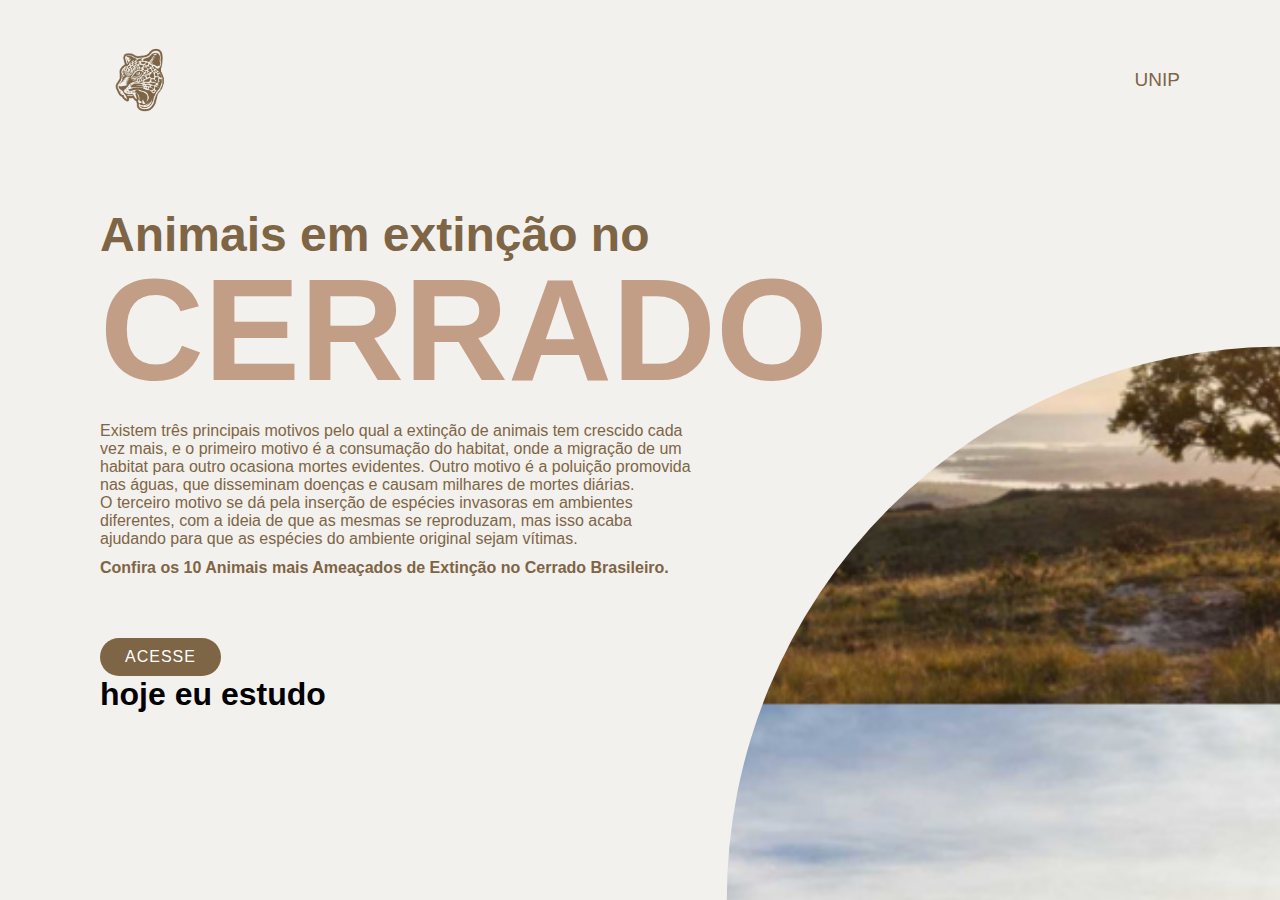
<file: index.html>
<!DOCTYPE html>
<html lang="pt-br">
<head>
    <meta charset="UTF-8">
    <meta http-equiv="X-UA-Compatible" content="IE=edge">
    <meta name="viewport" content="width=device-width, initial-scale=1.0">
    <link rel="stylesheet" href="CSS/styleindex.css">
    <title>Animais em Extintos no Cerrado</title>
</head>
<body>
    <section>
        <div class="circle"></div>
        <header>
            <img src="FIGURA/Logo.png" alt="" class="logo">
           
            <nav class="navegation">
                <ul>
                
                    <li><a href="https://www.unip.br/">UNIP</a></li>
                    
                </ul>
            </nav>

        </header>
        <div class="content">
            <div class="text">
                <h2>Animais em extinção no <br><span>CERRADO </span></h2><!--título 1-->

                <p>Existem três principais motivos pelo qual a extinção de animais tem crescido cada vez mais, e o primeiro 
                    motivo é a consumação do habitat, onde a migração de um habitat para outro ocasiona mortes evidentes. Outro motivo é a 
                    poluição promovida nas águas, que disseminam doenças e causam milhares de mortes diárias.<br> O terceiro motivo se dá pela 
                    inserção de espécies invasoras em ambientes diferentes, com a ideia de que as mesmas se reproduzam, mas isso acaba 
                    ajudando para que as espécies do ambiente original sejam vítimas.</br>
                    </p>

                <h3>Confira os 10 Animais mais Ameaçados de Extinção no Cerrado Brasileiro.</h3>
                
                <a href="pagina1.html">ACESSE</a><!--botão-->

                <h1>hoje eu estudo</h1>
                
            </div>
    </section>
</body>
</html>
</file>
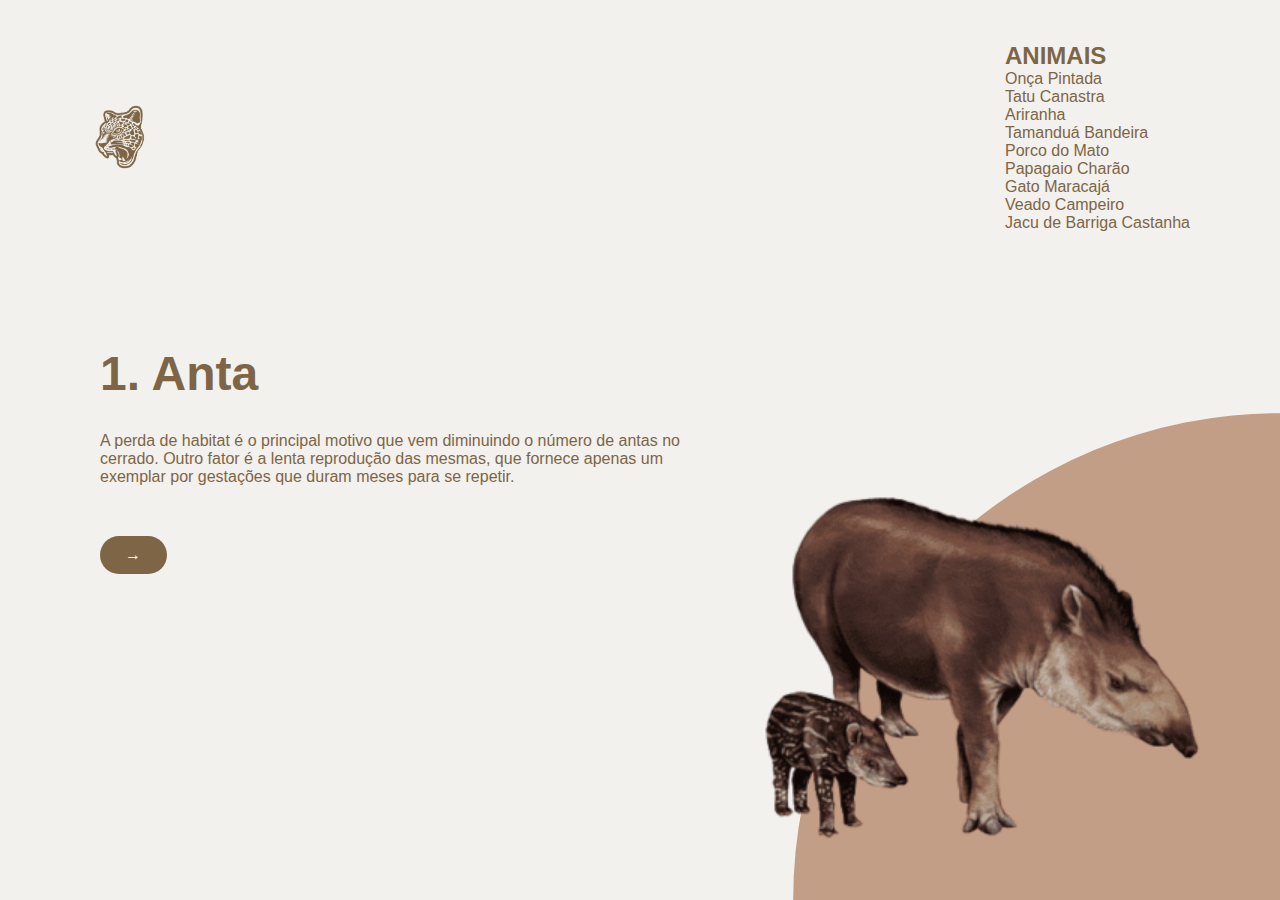
<file: pagina1.html>
<!DOCTYPE html>
<html lang="pt-br">
<head>
    <meta charset="UTF-8">
    <meta http-equiv="X-UA-Compatible" content="IE=edge">
    <meta name="viewport" content="width=device-width, initial-scale=1.0">
    <link rel="stylesheet" href="CSS/stylePaginas.css">
    <title>Animais em Extintos no Cerrado</title>
</head>
<body>
    <section>       
        <div class="circle"></div>
        <header>

            <a href="index.html"><img src="FIGURA/Logo.png" alt="" class="logo"></a><!--logo-->

            <div>
            <ul>
            <h2>ANIMAIS</h2>            
            <li><a href="pagina2.html">Onça Pintada</a></li>
            <li><a href="pagina3.html">Tatu Canastra</a></li>
            <li><a href="pagina4.html">Ariranha</a></li>
            <li><a href="pagina5.html">Tamanduá Bandeira</a></li>
            <li><a href="pagina6.html">Porco do Mato</a></li>
            <li><a href="pagina7.html">Papagaio Charão</a></li>
            <li><a href="pagina8.html">Gato Maracajá</a></li>
            <li><a href="pagina9.html">Veado Campeiro</a></li>
            <li><a href="pagina10.html">Jacu de Barriga Castanha</a></li>    
            </ul>
            </div><!--menu--> 
            
        </header>
        <div class="content">
            <div class="text">
                <h2>1. Anta </h2><!--título 1-->

                <p>A perda de habitat é o principal motivo que vem diminuindo o número de antas no cerrado. Outro fator é a lenta 
                reprodução das mesmas, que fornece apenas um exemplar por gestações que duram meses para se repetir.
                </p>

                <a href="pagina2.html">&rarr;</a><!--botão-->
            </div>
        </div>
        <div class="boxImg">
            <a href="https://www.bing.com/images/search?view=detailV2&ccid=dE6dihIx&id=F828535B539B1A4DD3C8AD3B2BF3A299F9E26D4A&thid=OIP.dE6dihIx1Hcn1odhwOOiOAAAAA&mediaurl=https%3A%2F%2Fw7.pngwing.com%2Fpngs%2F529%2F81%2Fpng-transparent-tapir-snout-terrestrial-animal-wildlife-tapir-mammal-fauna-animal-thumbnail.png&cdnurl=https%3A%2F%2Fth.bing.com%2Fth%2Fid%2FR.744e9d8a1231d47727d68761c0e3a238%3Frik%3DSm3i%252bZmi8ys7rQ%26pid%3DImgRaw%26r%3D0&exph=360&expw=360&q=anta+png&simid=608012776787492618&form=IRPRST&ck=6986C1F06F00D8A22D90543BD4B6C013&selectedindex=0&itb=0&ajaxhist=0&ajaxserp=0&pivotparams=insightsToken%3Dccid_RwzlXQ4p*cp_4A50C3FA441AAC0F1F5B9C00DEDD3D91*mid_61C2FC843439AEF8F0F7BA74AD5D62251C31481D*simid_608044241720276980*thid_OIP.RwzlXQ4pzjduNbyoP34OsAAAAA&vt=0&sim=11&iss=VSI&ajaxhist=0&ajaxserp=0" target="_blank"><img src="FIGURA/anta.png" alt="" class="img3"></a>           
        </div><!--imagens-->
    </section>
</body>
</html>
</file>
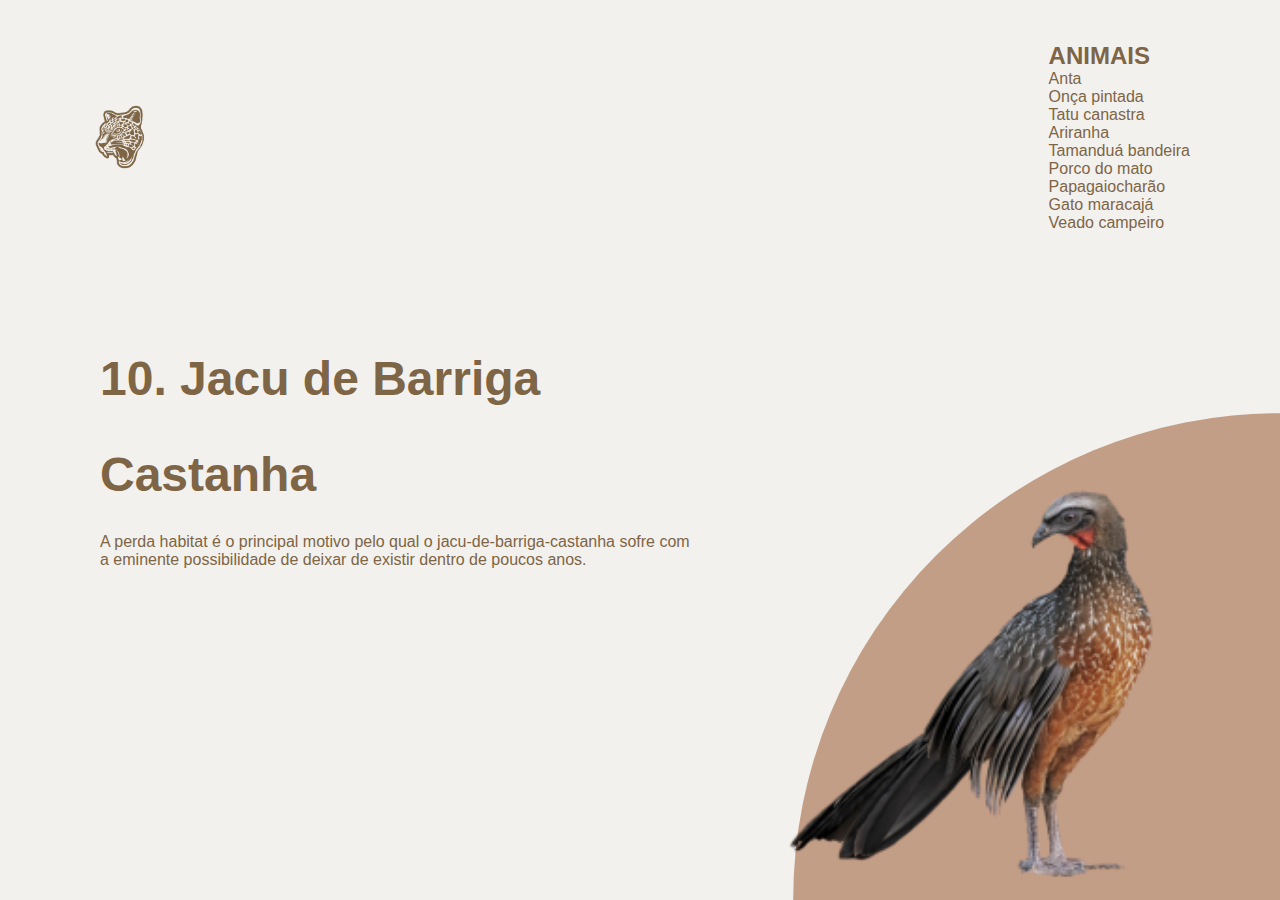
<file: pagina10.html>
<!DOCTYPE html>
<html lang="pt-br">
<head>
    <meta charset="UTF-8">
    <meta http-equiv="X-UA-Compatible" content="IE=edge">
    <meta name="viewport" content="width=device-width, initial-scale=1.0">
    <link rel="stylesheet" href="CSS/stylePaginas.css">
    <title>Animais em Extintos no Cerrado</title>
</head>
<body>
    <section>
        <div class="circle"></div>
        <header>
            <a href="index.html"><img src="FIGURA/Logo.png" alt="" class="logo"></a><!--logo-->

            <div>
            <ul>
                <h2>ANIMAIS</h2>            
                <li><a href="pagina1.html">Anta</a></li>
                <li><a href="pagina2.html">Onça pintada</a></li>
                <li><a href="pagina3.html">Tatu canastra</a></li>
                <li><a href="pagina4.html">Ariranha</a></li>
                <li><a href="pagina5.html">Tamanduá bandeira</a></li>
                <li><a href="pagina6.html">Porco do mato</a></li>
                <li><a href="pagina7.html">Papagaiocharão</a></li>
                <li><a href="pagina8.html">Gato maracajá</a></li>
                <li><a href="pagina9.html">Veado campeiro</a></li>    
            </ul><!--menu-->
            </div>
            
        </header>
        <div class="content">
            <div class="text">
                <h2>10. Jacu de Barriga Castanha</h2><!--título 1-->

                <p>A perda habitat é o principal motivo pelo qual o jacu-de-barriga-castanha sofre com a eminente possibilidade de 
                deixar de existir dentro de poucos anos.
                </p>
            </div>
        </div>
        <div class="boxImg">
            <a href="https://www.bing.com/images/search?view=detailV2&ccid=opY09lBI&id=2CF841C831E618E92DC283EE0AB36DF02FFAC28F&thid=OIP.opY09lBIs9nbeeT3USj6PAHaE8&mediaurl=https%3a%2f%2fimg5.juzaphoto.com%2f001%2fshared_files%2fuploads%2f3807243_l.jpg&cdnurl=https%3a%2f%2fth.bing.com%2fth%2fid%2fR.a29634f65048b3d9db79e4f75128fa3c%3frik%3dj8L6L%252fBtswrugw%26pid%3dImgRaw%26r%3d0&exph=1600&expw=2400&q=jacu+de+barriga+castanha+png&simid=607998135264692504&FORM=IRPRST&ck=59B1A4071A72A3259C772DAD1CEA2CF0&selectedIndex=1&itb=0&ajaxhist=0&ajaxserp=0" target="_blank"><img src="FIGURA/jacu.png" alt="" class="img3"></a>         
        </div><!--imagens-->
    </section>
</body>
</html>
</file>
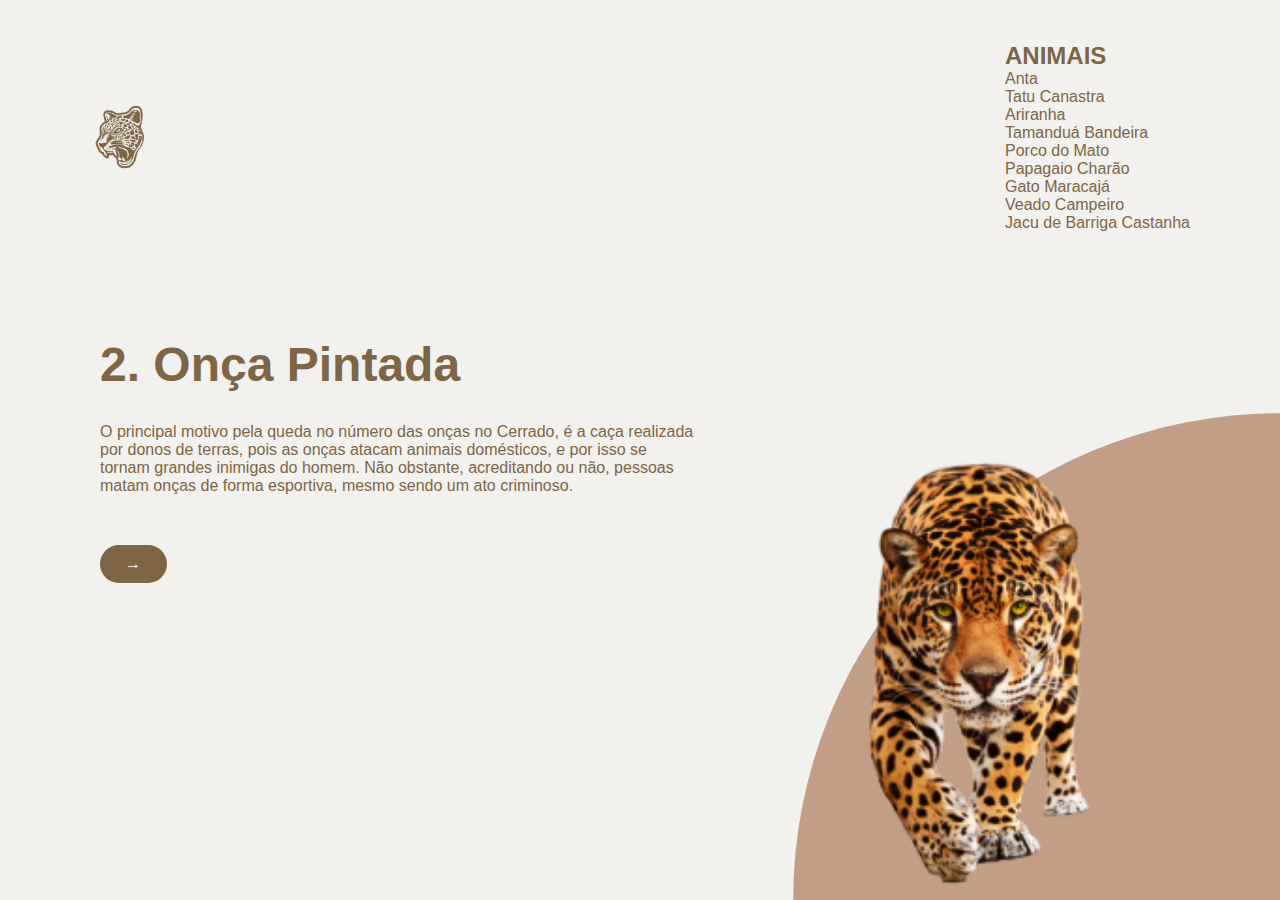
<file: pagina2.html>
<!DOCTYPE html>
<html lang="pt-br">
<head>
    <meta charset="UTF-8">
    <meta http-equiv="X-UA-Compatible" content="IE=edge">
    <meta name="viewport" content="width=device-width, initial-scale=1.0">
    <link rel="stylesheet" href="CSS/stylePaginas.css">
    <title>Animais em Extintos no Cerrado</title>
</head>
<body>
    <section>
        <div class="circle"></div>
        <header>
            <a href="index.html"><img src="FIGURA/Logo.png" alt="" class="logo"></a><!--logo-->
        
            <div>
            <ul>
                <h2>ANIMAIS</h2>            
                <li><a href="pagina1.html">Anta</a></li>
                <li><a href="pagina3.html">Tatu Canastra</a></li>
                <li><a href="pagina4.html">Ariranha</a></li>
                <li><a href="pagina5.html">Tamanduá Bandeira</a></li>
                <li><a href="pagina6.html">Porco do Mato</a></li>
                <li><a href="pagina7.html">Papagaio Charão</a></li>
                <li><a href="pagina8.html">Gato Maracajá</a></li>
                <li><a href="pagina9.html">Veado Campeiro</a></li>
                <li><a href="pagina10.html">Jacu de Barriga Castanha</a></li>    
            </ul>
            </div><!--menu-->

        </header>
        <div class="content">
            <div class="text">
                <h2>2. Onça Pintada</h2><!--título 1-->

                <p>O principal motivo pela queda no número das onças no Cerrado, é a caça realizada por donos de terras, pois as onças 
                atacam animais domésticos, e por isso se tornam grandes inimigas do homem. Não obstante, acreditando ou não, pessoas 
                matam onças de forma esportiva, mesmo sendo um ato criminoso.
                </p>

                <a href="pagina3.html">&rarr;</a><!--botão-->
            </div>
        </div>
        <div class="boxImg">
            <a href="https://www.bing.com/images/search?view=detailV2&ccid=HCiUAihe&id=AED4374F274107D8A2AAE1D69E37EC5F3D3AE0A8&thid=OIP.HCiUAiheM5mLcxvGch4EDgHaOL&mediaurl=https%3a%2f%2fi.pinimg.com%2foriginals%2fb2%2f5c%2fd5%2fb25cd58f20b308daa7353f5b1c7820eb.png&cdnurl=https%3a%2f%2fth.bing.com%2fth%2fid%2fR.1c289402285e33998b731bc6721e040e%3frik%3dqOA6PV%252fsN57W4Q%26pid%3dImgRaw%26r%3d0&exph=1532&expw=800&q=on%c3%a7a+pintada+png&simid=608039620342412213&FORM=IRPRST&ck=0D0D4FE065E548C4A8B6EDC0BF2AFAC0&selectedIndex=3&itb=1&ajaxhist=0&ajaxserp=0" target="_blank"><img src="FIGURA/onca.png" alt="" class="img3"></a>           
        </div><!--imagens-->
    </section>
</body>
</html>
</file>
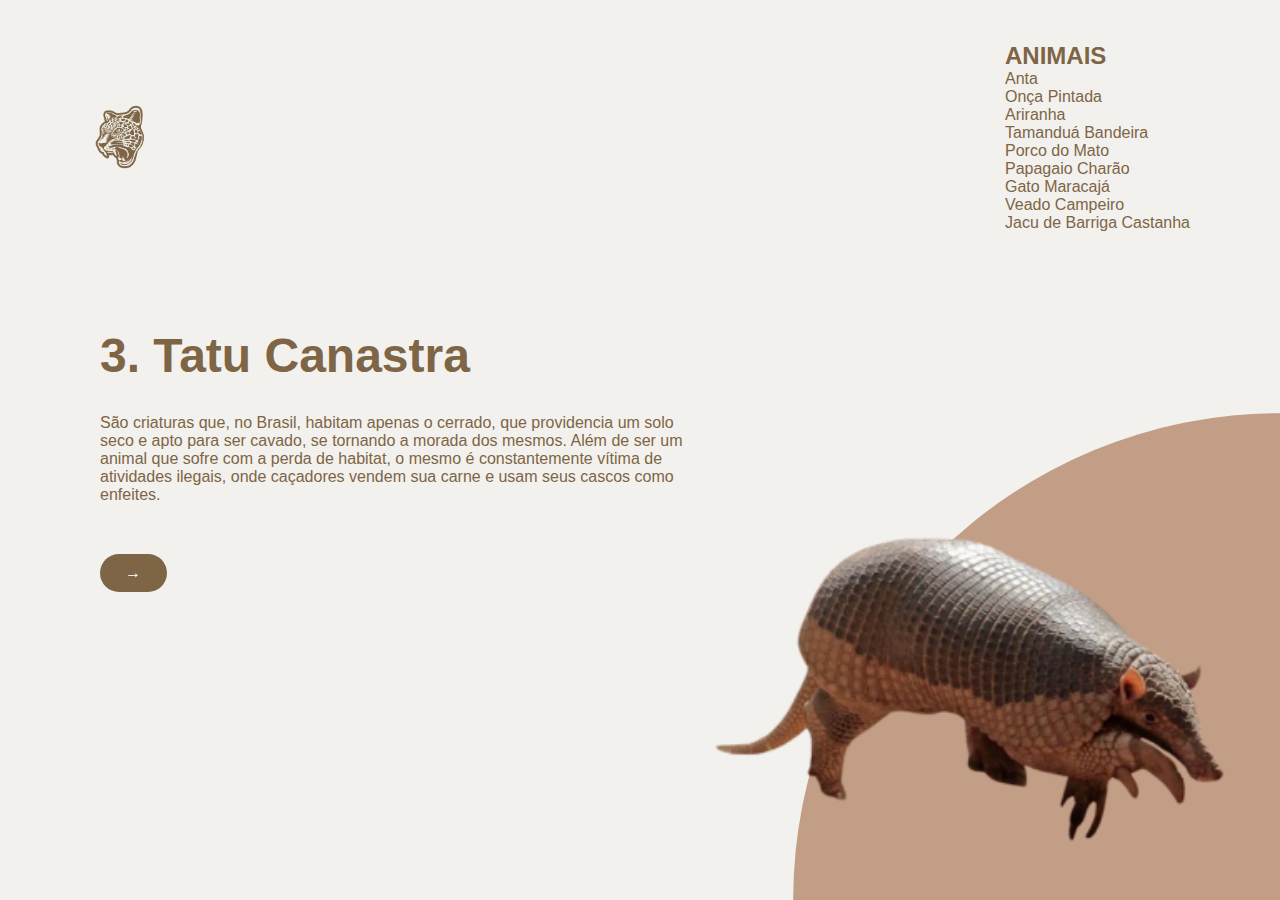
<file: pagina3.html>
<!DOCTYPE html>
<html lang="pt-br">
<head>
    <meta charset="UTF-8">
    <meta http-equiv="X-UA-Compatible" content="IE=edge">
    <meta name="viewport" content="width=device-width, initial-scale=1.0">
    <link rel="stylesheet" href="CSS/stylePaginas.css">
    <title>Animais em Extintos no Cerrado</title>
</head>
<body>
    <section>
        <div class="circle"></div>
        <header>
            <a href="index.html"><img src="FIGURA/Logo.png" alt="" class="logo"></a><!--logo-->
            
            <div>
            <ul>
                <h2>ANIMAIS</h2>            
                <li><a href="pagina1.html">Anta</a></li>
                <li><a href="pagina2.html">Onça Pintada</a></li>
                <li><a href="pagina4.html">Ariranha</a></li>
                <li><a href="pagina5.html">Tamanduá Bandeira</a></li>
                <li><a href="pagina6.html">Porco do Mato</a></li>
                <li><a href="pagina7.html">Papagaio Charão</a></li>
                <li><a href="pagina8.html">Gato Maracajá</a></li>
                <li><a href="pagina9.html">Veado Campeiro</a></li>
                <li><a href="pagina10.html">Jacu de Barriga Castanha</a></li>    
            </ul><!--menu-->
            </div>
            
        </header>
        <div class="content">
            <div class="text">
                <h2>3. Tatu Canastra</h2><!--título 1-->

                <p>São criaturas que, no Brasil, habitam apenas o cerrado, que providencia um solo seco e apto para ser cavado, se 
                tornando a morada dos mesmos. Além de ser um animal que sofre com a perda de habitat, o mesmo é constantemente vítima 
                de atividades ilegais, onde caçadores vendem sua carne e usam seus cascos como enfeites.
                </p>

                <a href="pagina4.html">&rarr;</a><!--botão-->
            </div>
        </div>
        <div class="boxImg">
            <a href="https://www.bing.com/images/search?view=detailV2&ccid=B9P1%2fFCI&id=8AE79215BB1BE253368733E0FB678745A7637200&thid=OIP.B9P1_FCIMThLQ0Fc9i4BrwHaE8&mediaurl=https%3a%2f%2fwww.mundoecologia.com.br%2fwp-content%2fgallery%2ftatu-canastra%2fTatu-Canastra-2.jpg&cdnurl=https%3a%2f%2fth.bing.com%2fth%2fid%2fR.07d3f5fc508831384b43415cf62e01af%3frik%3dAHJjp0WHZ%252fvgMw%26pid%3dImgRaw%26r%3d0&exph=800&expw=1200&q=tatu+canastra+png&simid=608045203807682117&FORM=IRPRST&ck=475E53E6D88F981A7495BA441D3F33DA&selectedIndex=10&itb=0&ajaxhist=0&ajaxserp=0" target="_blank"><img src="FIGURA/tatu.png" alt="" class="img3"></a>           
        </div><!--imagens-->
    </section>
</body>
</html>
</file>
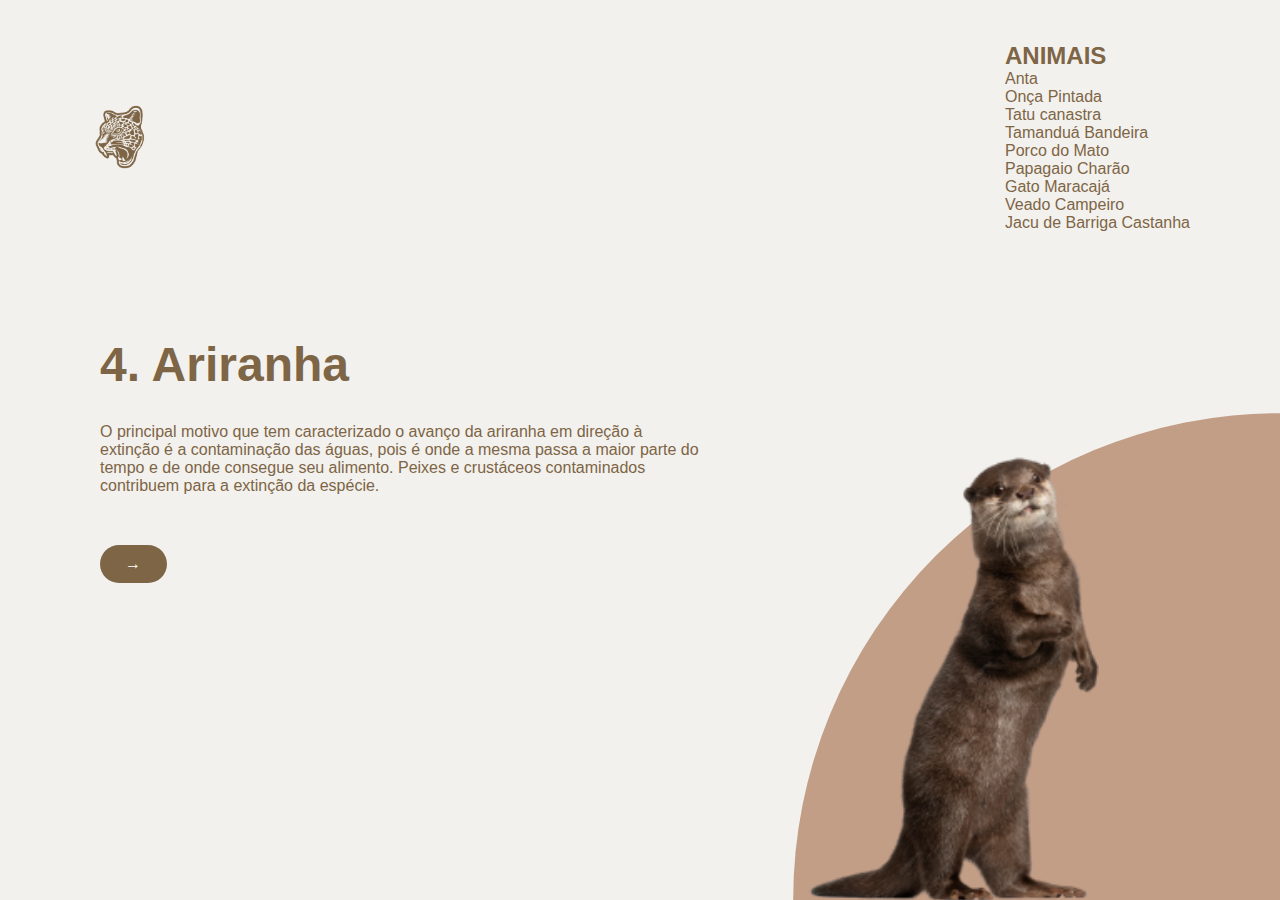
<file: pagina4.html>
<!DOCTYPE html>
<html lang="pt-br">
<head>
    <meta charset="UTF-8">
    <meta http-equiv="X-UA-Compatible" content="IE=edge">
    <meta name="viewport" content="width=device-width, initial-scale=1.0">
    <link rel="stylesheet" href="CSS/stylePaginas.css">
    <title>Animais em Extintos no Cerrado</title>
</head>
<body>
    <section>
        <div class="circle"></div>
        <header>
            <a href="index.html"><img src="FIGURA/Logo.png" alt="" class="logo"></a><!--logo-->
            
            <div>
            <ul>
                <h2>ANIMAIS</h2>            
                <li><a href="pagina1.html">Anta</a></li>
                <li><a href="pagina2.html">Onça Pintada</a></li>
                <li><a href="pagina3.html">Tatu canastra</a></li>
                <li><a href="pagina5.html">Tamanduá Bandeira</a></li>
                <li><a href="pagina6.html">Porco do Mato</a></li>
                <li><a href="pagina7.html">Papagaio Charão</a></li>
                <li><a href="pagina8.html">Gato Maracajá</a></li>
                <li><a href="pagina9.html">Veado Campeiro</a></li>
                <li><a href="pagina10.html">Jacu de Barriga Castanha</a></li>    
            </ul><!--menu-->
            </div>
            
        </header>
        <div class="content">
            <div class="text">
                <h2>4. Ariranha</h2><!--título 1-->

                <p>O principal motivo que tem caracterizado o avanço da ariranha em direção à extinção é a contaminação das águas, pois 
                é onde a mesma passa a maior parte do tempo e de onde consegue seu alimento. Peixes e crustáceos contaminados contribuem
                para a extinção da espécie.
                </p>

                <a href="pagina5.html">&rarr;</a><!--botão-->
            </div>
        </div>
        <div class="boxImg">
            <a href="https://www.bing.com/images/search?view=detailV2&ccid=HBkmhwkV&id=8169B02A21DBCDAC3B6C44E8A4251B1D488AC5DC&thid=OIP.HBkmhwkVfDqcSspVyrLfrQHaJX&mediaurl=https%3A%2F%2Fimg.freepik.com%2Fpremium-photo%2Foriental-small-clawed-otter-amblonyx-cinereus-standing-white-isolated_191971-14694.jpg%3Fw%3D2000&cdnurl=https%3A%2F%2Fth.bing.com%2Fth%2Fid%2FR.1c19268709157c3a9c4aca55cab2dfad%3Frik%3D3MWKSB0bJaToRA%26pid%3DImgRaw%26r%3D0&exph=2531&expw=2000&q=ariranha+png&simid=608054407923988727&form=IRPRST&ck=3CE433B096F469D9D11A49870C24366F&selectedindex=3&itb=0&ajaxhist=0&ajaxserp=0&pivotparams=insightsToken%3Dccid_YmtBwM%252BW*cp_0F0A46E9BF6EFFA693B6451906A739C1*mid_B3141BE7D7ADC074FD791E4248A5A110B81F5480*simid_608021821994725418*thid_OIP.YmtBwM-WwntfGBzu4cL0AAHaIe&vt=0&sim=11&iss=VSI&ajaxhist=0&ajaxserp=0" target="_blank"><img src="FIGURA/ariranha.png" alt="" class="img3"></a>        
        </div><!--imagens-->
    </section>
</body>
</html>
</file>
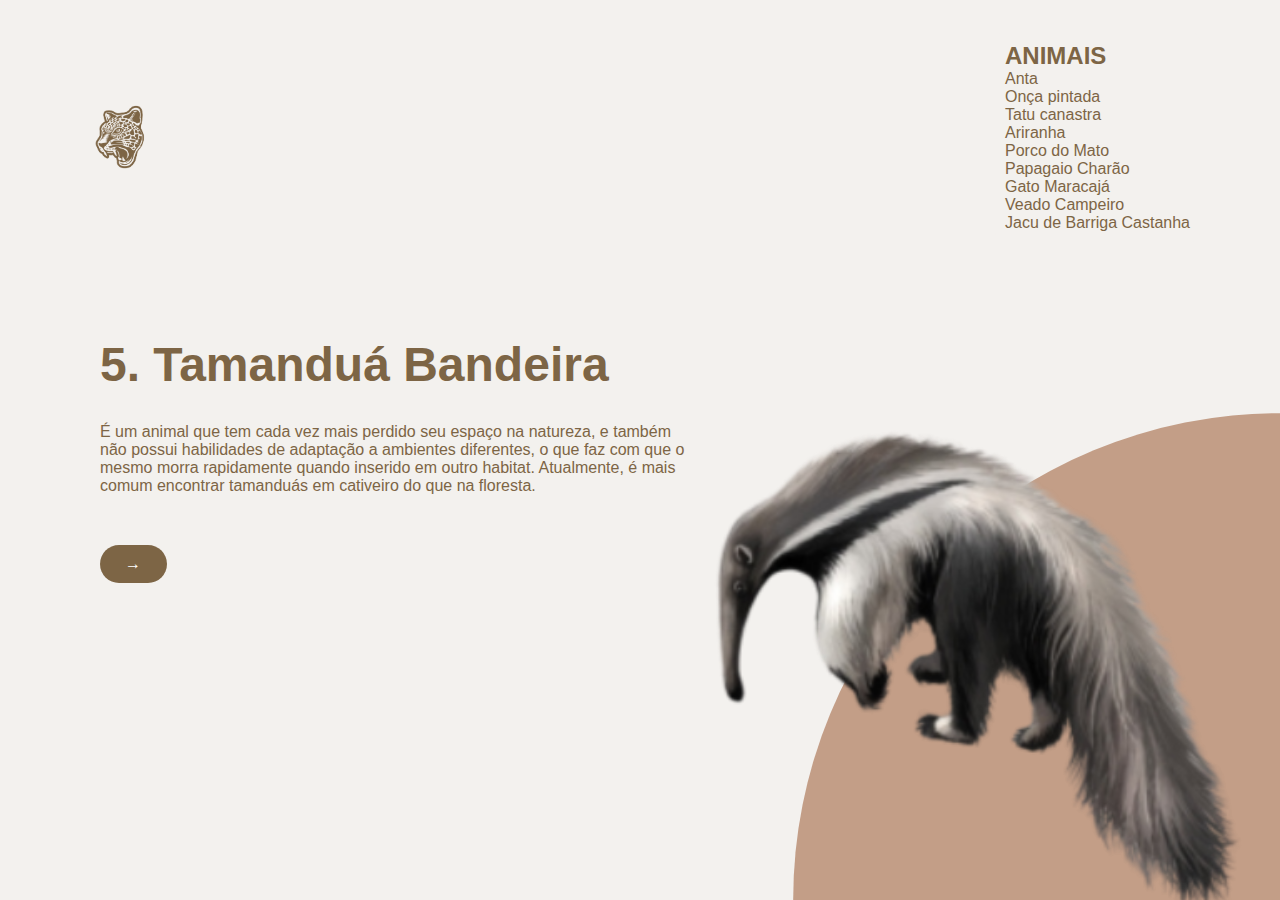
<file: pagina5.html>
<!DOCTYPE html>
<html lang="pt-br">
<head>
    <meta charset="UTF-8">
    <meta http-equiv="X-UA-Compatible" content="IE=edge">
    <meta name="viewport" content="width=device-width, initial-scale=1.0">
    <link rel="stylesheet" href="CSS/stylePaginas.css">
    <title>Animais em Extintos no Cerrado</title>
</head>
<body>
    <section>
        <div class="circle"></div>
        <header>
            <a href="index.html"><img src="FIGURA/Logo.png" alt="" class="logo"></a><!--logo-->

            <div>
            <ul>
                <h2>ANIMAIS</h2>            
                <li><a href="pagina1.html">Anta</a></li>
                <li><a href="pagina2.html">Onça pintada</a></li>
                <li><a href="pagina3.html">Tatu canastra</a></li>
                <li><a href="pagina4.html">Ariranha</a></li>
                <li><a href="pagina6.html">Porco do Mato</a></li>
                <li><a href="pagina7.html">Papagaio Charão</a></li>
                <li><a href="pagina8.html">Gato Maracajá</a></li>
                <li><a href="pagina9.html">Veado Campeiro</a></li>
                <li><a href="pagina10.html">Jacu de Barriga Castanha</a></li>    
            </ul><!--menu-->
            </div>

        </header>
        <div class="content">
            <div class="text">
                <h2>5. Tamanduá Bandeira</h2><!--título 1-->

                <p>É um animal que tem cada vez mais perdido seu espaço na natureza, e também não possui habilidades de adaptação a 
                ambientes diferentes, o que faz com que o mesmo morra rapidamente quando inserido em outro habitat. Atualmente, é mais 
                comum encontrar tamanduás em cativeiro do que na floresta.
                </p>

                <a href="pagina6.html">&rarr;</a><!--botão-->
            </div>
        </div>
        <div class="boxImg">
            <a href="https://www.bing.com/images/search?view=detailV2&ccid=OYPOXj7T&id=E8BE8C4F0922F1C80C88E1983C47912CD1BEBCB2&thid=OIP.OYPOXj7Tu_ixOQSRjfoqOwAAAA&mediaurl=https%3A%2F%2Fimage.emojisky.com%2F678%2F2608678-small.png&cdnurl=https%3A%2F%2Fth.bing.com%2Fth%2Fid%2FR.3983ce5e3ed3bbf8b13904918dfa2a3b%3Frik%3Dsry%252b0SyRRzyY4Q%26pid%3DImgRaw%26r%3D0&exph=240&expw=256&q=tamandua+bandeira+png&simid=608009546971244508&form=IRPRST&ck=64574990440C670D4261D1476FB173D4&selectedindex=4&itb=0&ajaxhist=0&ajaxserp=0&pivotparams=insightsToken%3Dccid_YsIbF%252BXG*cp_712A94F3FBFF7BB9F4CF84C0C52B26D8*mid_9C4B45B113D691961CFD9C7740275C3B28DE1B13*simid_607988866722507626*thid_OIP.YsIbF-XGG3K0JvD8nZyt-gHaHa&vt=0&sim=11&iss=VSI" target="_blank"><img src="FIGURA/tamandua.png" alt="" class="img3"></a>           
        </div><!--imagens-->
    </section>
</body>
</html>
</file>
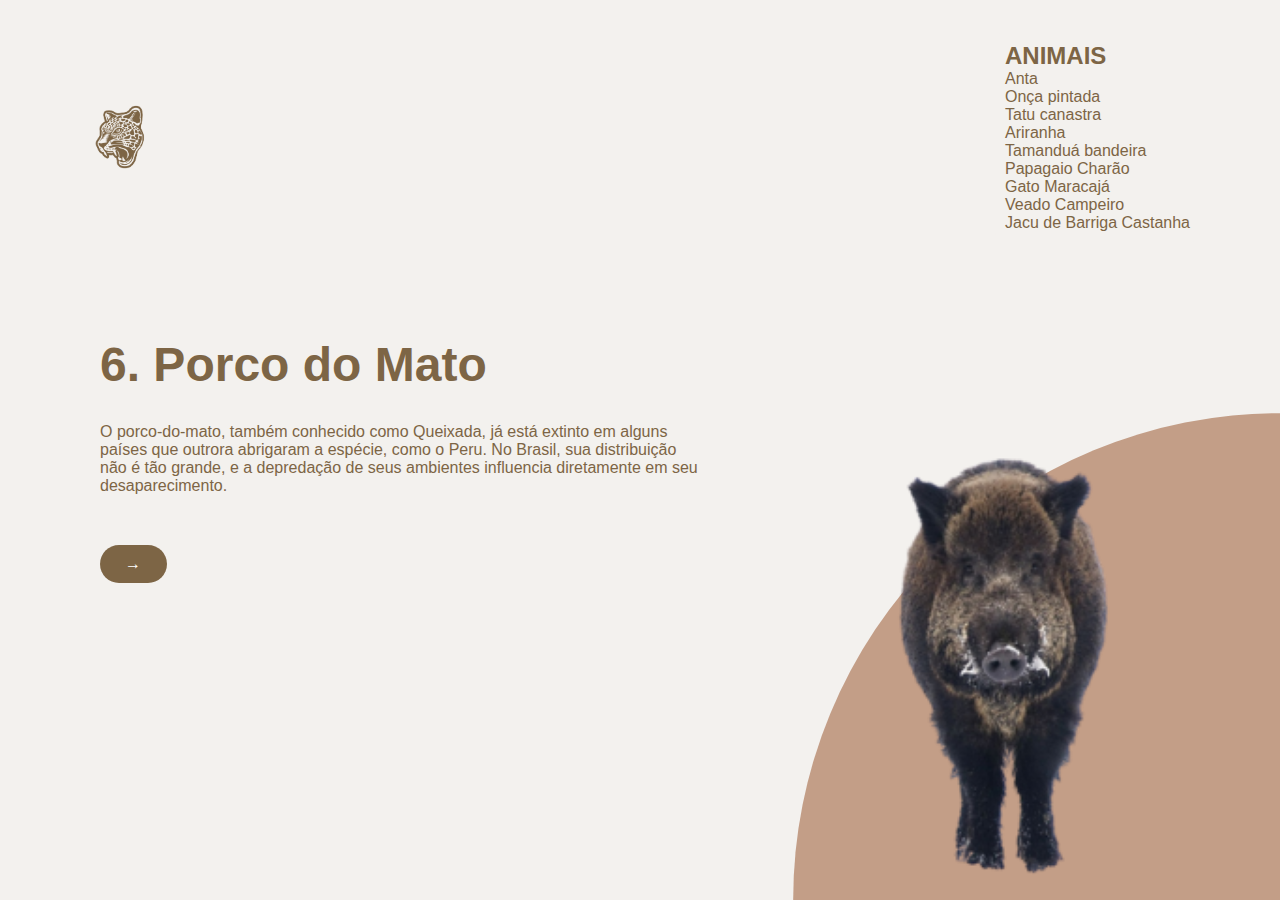
<file: pagina6.html>
<!DOCTYPE html>
<html lang="pt-br">
<head>
    <meta charset="UTF-8">
    <meta http-equiv="X-UA-Compatible" content="IE=edge">
    <meta name="viewport" content="width=device-width, initial-scale=1.0">
    <link rel="stylesheet" href="CSS/stylePaginas.css">
    <title>Animais em Extintos no Cerrado</title>
</head>
<body>
    <section>
        <div class="circle"></div>
        <header>
            <a href="index.html"><img src="FIGURA/Logo.png" alt="" class="logo"></a><!--logo-->
            
            <div>
            <ul>
                <h2>ANIMAIS</h2>            
                <li><a href="pagina1.html">Anta</a></li>
                <li><a href="pagina2.html">Onça pintada</a></li>
                <li><a href="pagina3.html">Tatu canastra</a></li>
                <li><a href="pagina4.html">Ariranha</a></li>
                <li><a href="pagina5.html">Tamanduá bandeira</a></li>
                <li><a href="pagina7.html">Papagaio Charão</a></li>
                <li><a href="pagina8.html">Gato Maracajá</a></li>
                <li><a href="pagina9.html">Veado Campeiro</a></li>
                <li><a href="pagina10.html">Jacu de Barriga Castanha</a></li>    
            </ul><!--menu-->
            </div>

        </header>
        <div class="content">
            <div class="text">
                <h2>6. Porco do Mato</h2><!--título 1-->

                <p>O porco-do-mato, também conhecido como Queixada, já está extinto em alguns países que outrora abrigaram a espécie, 
                como o Peru. No Brasil, sua distribuição não é tão grande, e a depredação de seus ambientes influencia diretamente em 
                seu desaparecimento.
                </p>

                <a href="pagina7.html">&rarr;</a><!--botão-->
            </div>
        </div>
        <div class="boxImg">
            <a href="https://www.bing.com/images/search?view=detailV2&ccid=xhTUjoAI&id=CEDC62B137B9ADFF60D50630169A739D73AE5224&thid=OIP.xhTUjoAI8bChPf91hP3-EgHaFb&mediaurl=https%3A%2F%2Fwww.pikpng.com%2Fpngl%2Fm%2F589-5897746_boar-free-png-image-wild-boar-png-clipart.png&cdnurl=https%3A%2F%2Fth.bing.com%2Fth%2Fid%2FR.c614d48e8008f1b0a13dff7584fdfe12%3Frik%3DJFKuc51zmhYwBg%26pid%3DImgRaw%26r%3D0&exph=616&expw=840&q=porco+do+mato+png&simid=608021517054144763&form=IRPRST&ck=95057E1925EE59A27D58603E6498F234&selectedindex=3&itb=0&ajaxhist=0&ajaxserp=0&pivotparams=insightsToken%3Dccid_M%252Bythnu3*cp_3B5B9F5CB45D576BF5A94BFF9CE8EE8B*mid_96292BC102C1503E4F2674AE32C6680DBE381979*simid_608044993326882921*thid_OIP.M-ythnu3X!_Vy0eftQ9fEKwAAAA&vt=0&sim=11&iss=VSI&ajaxhist=0&ajaxserp=0" target="_blank"><img src="FIGURA/porco.png" alt="" class="img3"></a>           
        </div><!--imagens-->
    </section>
</body>
</html>
</file>
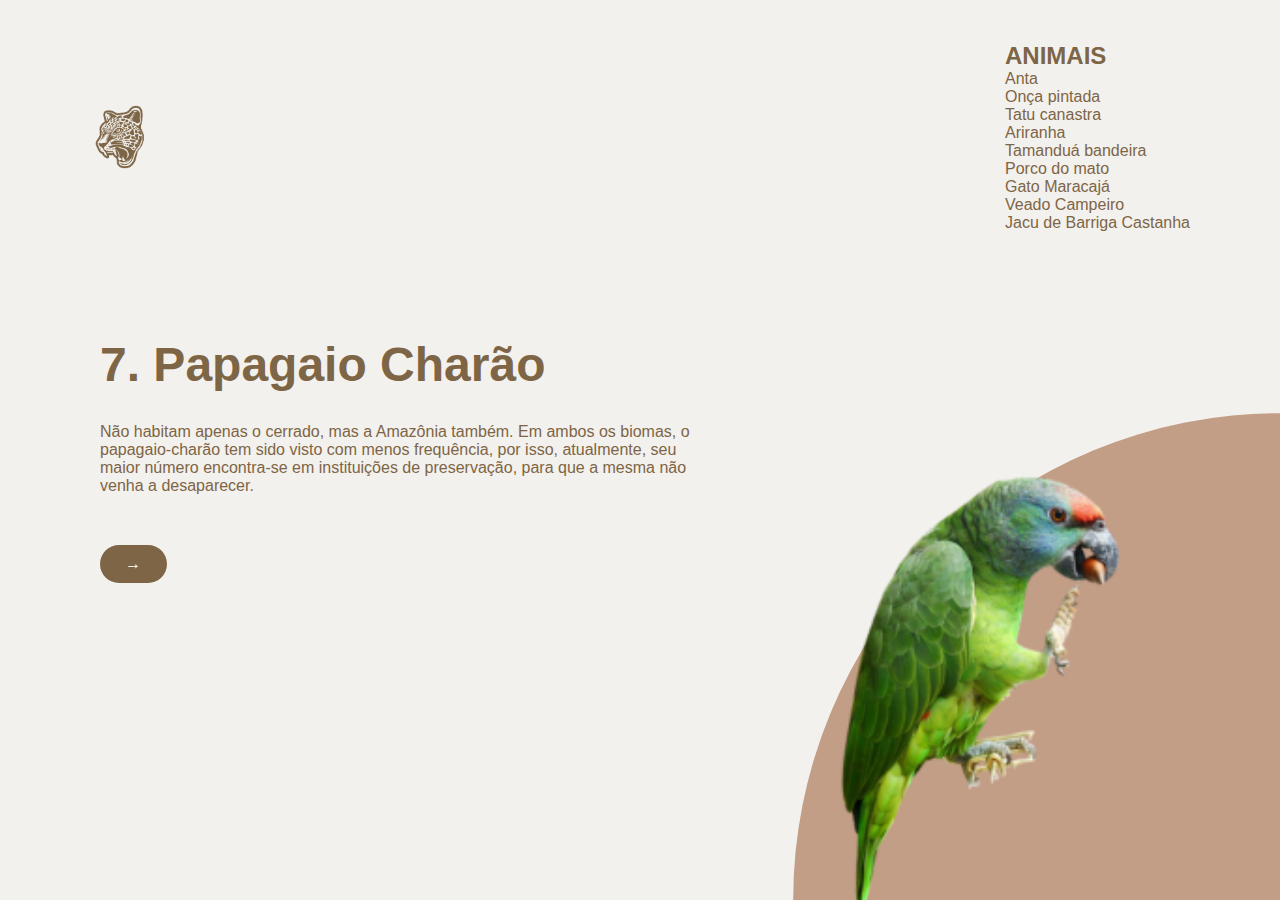
<file: pagina7.html>
<!DOCTYPE html>
<html lang="pt-br">
<head>
    <meta charset="UTF-8">
    <meta http-equiv="X-UA-Compatible" content="IE=edge">
    <meta name="viewport" content="width=device-width, initial-scale=1.0">
    <link rel="stylesheet" href="CSS/stylePaginas.css">
    <title>Animais em Extintos no Cerrado</title>
</head>
<body>
    <section>
        <div class="circle"></div>
        <header>
            <a href="index.html"><img src="FIGURA/Logo.png" alt="" class="logo"></a><!--logo-->
           
            <div>
            <ul>
                <h2>ANIMAIS</h2>            
                <li><a href="pagina1.html">Anta</a></li>
                <li><a href="pagina2.html">Onça pintada</a></li>
                <li><a href="pagina3.html">Tatu canastra</a></li>
                <li><a href="pagina4.html">Ariranha</a></li>
                <li><a href="pagina5.html">Tamanduá bandeira</a></li>
                <li><a href="pagina6.html">Porco do mato</a></li>
                <li><a href="pagina8.html">Gato Maracajá</a></li>
                <li><a href="pagina9.html">Veado Campeiro</a></li>
                <li><a href="pagina10.html">Jacu de Barriga Castanha</a></li>    
            </ul><!--menu-->
            </div>

        </header>
        <div class="content">
            <div class="text">
                <h2>7. Papagaio Charão</h2><!--título 1-->

                <p>Não habitam apenas o cerrado, mas a Amazônia também. Em ambos os biomas, o papagaio-charão tem sido visto com menos 
                frequência, por isso, atualmente, seu maior número encontra-se em instituições de preservação, para que a mesma não 
                venha a desaparecer.
                </p>

                <a href="pagina8.html">&rarr;</a><!--botão-->
            </div>
        </div>
        <div class="boxImg">
            <a href="https://www.bing.com/images/search?view=detailV2&ccid=ipHMDZPK&id=AB0D33F448042F652E2497975002564AD9075074&thid=OIP.ipHMDZPKEePy9kxYVoqd0QHaLG&mediaurl=https%3A%2F%2Fp7.hiclipart.com%2Fpreview%2F286%2F949%2F147%2Fbudgerigar-lovebird-parakeet-macaw-bird.jpg&cdnurl=https%3A%2F%2Fth.bing.com%2Fth%2Fid%2FR.8a91cc0d93ca11e3f2f64c58568a9dd1%3Frik%3DdFAH2UpWAlCXlw%26pid%3DImgRaw%26r%3D0&exph=1000&expw=667&q=papagaio+char%c3%a3o+png&form=IRPRST&ck=EE30E2FC75E4CD6C6DC8DF0EA0B28C13&selectedindex=7&itb=0&ajaxhist=0&ajaxserp=0&pivotparams=insightsToken%3Dccid_ektQewIH*cp_92AE89BEEC1BE4BF755E7B793D454617*mid_AB263E9EFB436131687F4A237D8701ABB85019D1*simid_608015538446537882*thid_OIP.ektQewIHxuFNMwN6dwQmcgHaMW&vt=0&sim=11&iss=VSI&ajaxhist=0&ajaxserp=0" target="_blank"><img src="FIGURA/papagaio.png" alt="" class="img3"></a>           
        </div><!--imagens-->
    </section>
</body>
</html>
</file>
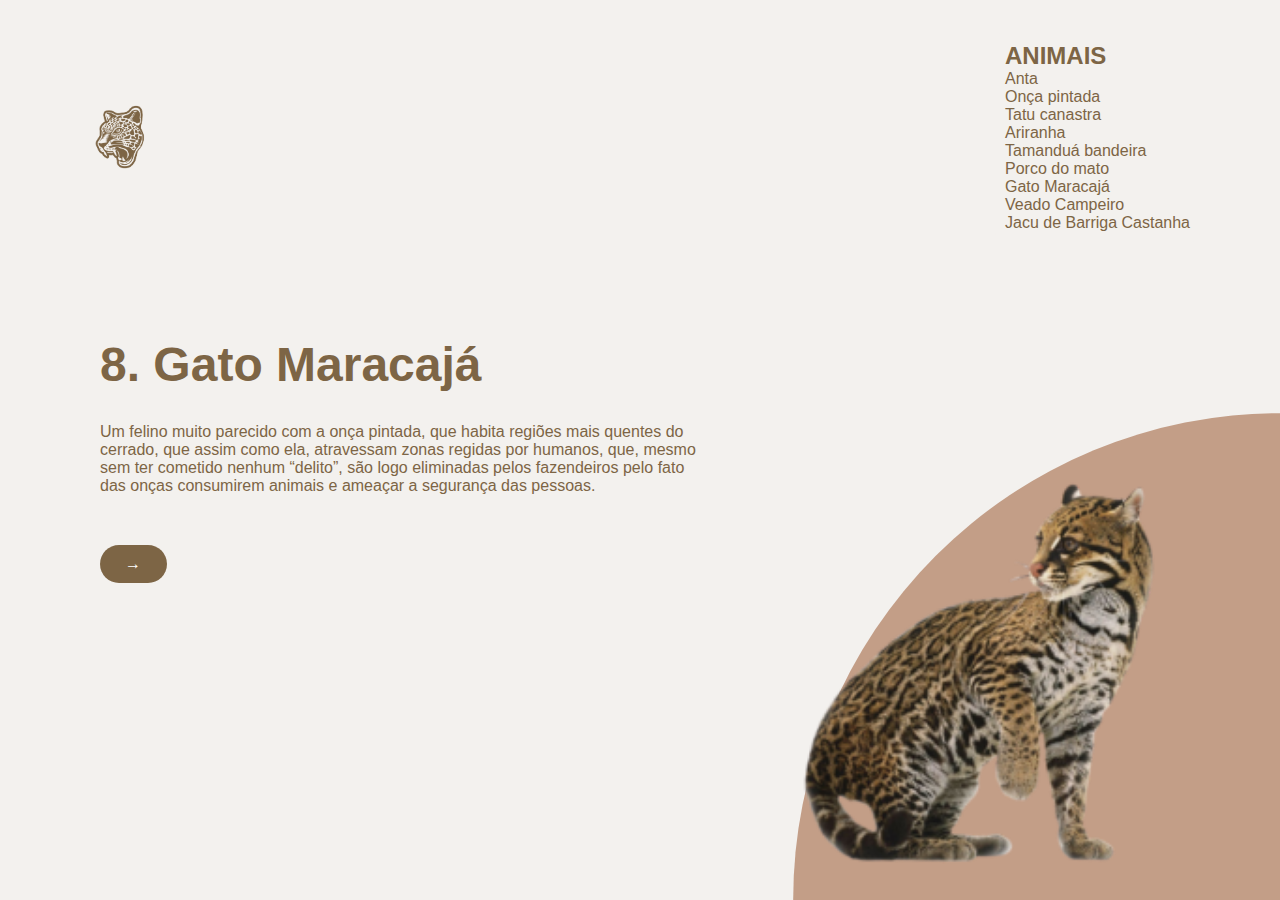
<file: pagina8.html>
<!DOCTYPE html>
<html lang="pt-br">
<head>
    <meta charset="UTF-8">
    <meta http-equiv="X-UA-Compatible" content="IE=edge">
    <meta name="viewport" content="width=device-width, initial-scale=1.0">
    <link rel="stylesheet" href="CSS/stylePaginas.css">
    <title>Animais em Extintos no Cerrado</title>
</head>
<body>
    <section>
        <div class="circle"></div>
        <header>
            <a href="index.html"><img src="FIGURA/Logo.png" alt="" class="logo"></a><!--logo-->

            <div>
            <ul>
                <h2>ANIMAIS</h2>            
                <li><a href="pagina1.html">Anta</a></li>
                <li><a href="pagina2.html">Onça pintada</a></li>
                <li><a href="pagina3.html">Tatu canastra</a></li>
                <li><a href="pagina4.html">Ariranha</a></li>
                <li><a href="pagina5.html">Tamanduá bandeira</a></li>
                <li><a href="pagina6.html">Porco do mato</a></li>
                <li><a href="pagina7.html">Gato Maracajá</a></li>
                <li><a href="pagina9.html">Veado Campeiro</a></li>
                <li><a href="pagina10.html">Jacu de Barriga Castanha</a></li>    
            </ul><!--menu-->
            </div>
            
        </header>
        <div class="content">
            <div class="text">
                <h2>8. Gato Maracajá</h2><!--título 1-->

                <p>Um felino muito parecido com a onça pintada, que habita regiões mais quentes do cerrado, que assim como ela, 
                atravessam zonas regidas por humanos, que, mesmo sem ter cometido nenhum “delito”, são logo eliminadas pelos fazendeiros
                pelo fato das onças consumirem animais e ameaçar a segurança das pessoas.
                </p>

                <a href="pagina9.html">&rarr;</a><!--botão-->
            </div>
        </div>
        <div class="boxImg">
            <a href="https://www.bing.com/images/search?view=detailV2&ccid=PKDNOwdE&id=D6BB1621D8AF33080CF55F1A87755FFF1D8504F4&thid=OIP.PKDNOwdE4zPCD6Hx5gtXwgHaHU&mediaurl=https%3A%2F%2Fwww.pngfind.com%2Fpngs%2Fm%2F482-4828741_ocelot-pet-hd-png-download.png&cdnurl=https%3A%2F%2Fth.bing.com%2Fth%2Fid%2FR.3ca0cd3b0744e333c20fa1f1e60b57c2%3Frik%3D9ASFHf9fdYcaXw%26pid%3DImgRaw%26r%3D0&exph=830&expw=840&q=gato+maracaja+png&simid=608021027418619141&form=IRPRST&ck=74FEB9D9B34FA0A8060088C2B9DA6DBC&selectedindex=2&itb=0&ajaxhist=0&ajaxserp=0&pivotparams=insightsToken%3Dccid_Vdg%252FDFur*cp_214A79336D769AFD2F20C74DDF4F5927*mid_43EBECE6D66B64D17C749F47426E733C8CAC99AD*simid_608008636457756787*thid_OIP.Vdg!_DFurUZt7TR47NPvWvgHaE1&vt=0&sim=11&iss=VSI&ajaxhist=0&ajaxserp=0" target="_blank"><img src="FIGURA/gato.png" alt="" class="img3"></a>           
        </div><!--imagens-->
    </section>
</body>
</html>
</file>
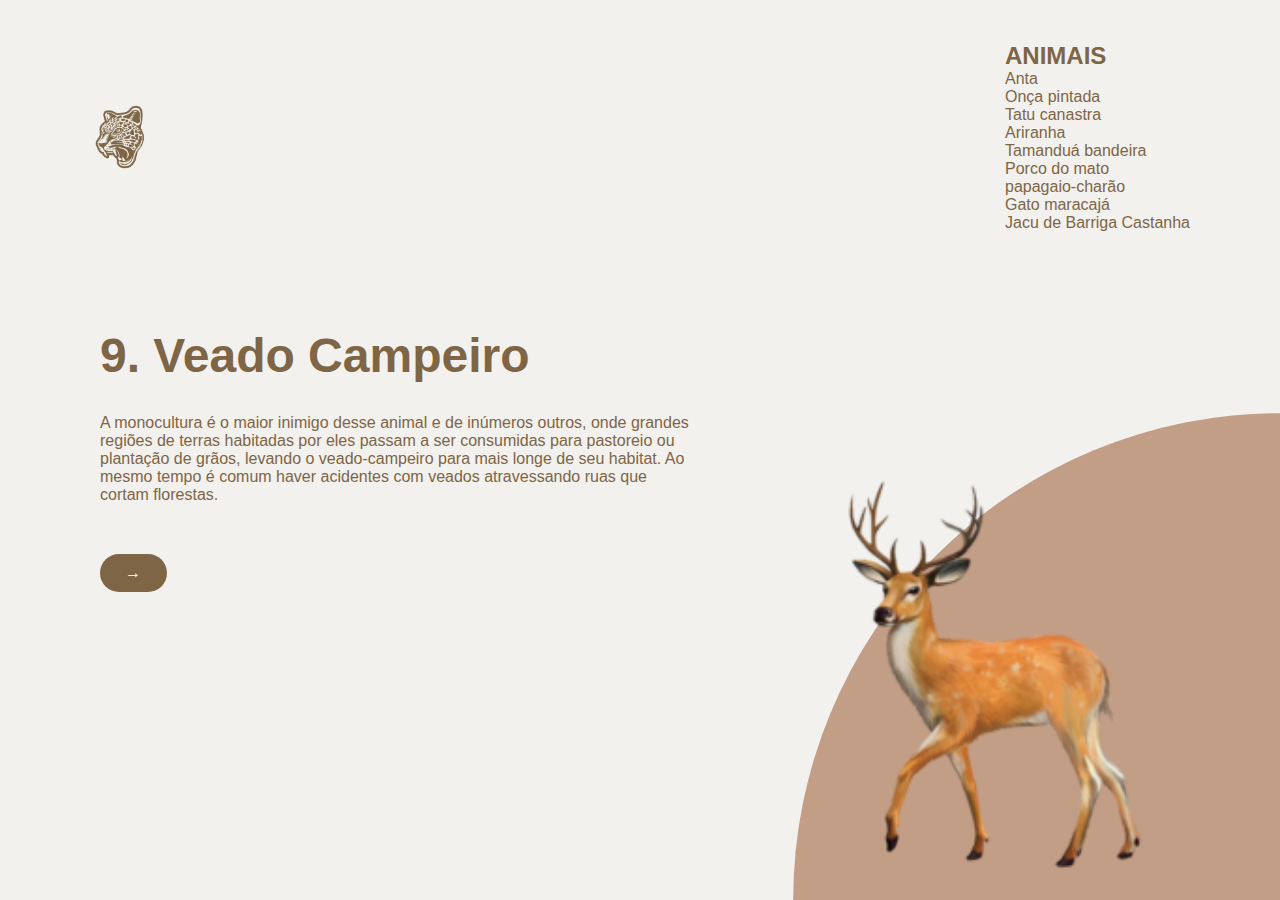
<file: pagina9.html>
<!DOCTYPE html>
<html lang="pt-br">
<head>
    <meta charset="UTF-8">
    <meta http-equiv="X-UA-Compatible" content="IE=edge">
    <meta name="viewport" content="width=device-width, initial-scale=1.0">
    <link rel="stylesheet" href="CSS/stylePaginas.css">
    <title>Animais em Extintos no Cerrado</title>
</head>
<body>
    <section>
        <div class="circle"></div>
        <header>
            <a href="index.html"><img src="FIGURA/Logo.png" alt="" class="logo"></a><!--logo-->

            <div>
            <ul>
                <h2>ANIMAIS</h2>            
                <li><a href="pagina1.html">Anta</a></li>
                <li><a href="pagina2.html">Onça pintada</a></li>
                <li><a href="pagina3.html">Tatu canastra</a></li>
                <li><a href="pagina4.html">Ariranha</a></li>
                <li><a href="pagina5.html">Tamanduá bandeira</a></li>
                <li><a href="pagina6.html">Porco do mato</a></li>
                <li><a href="pagina7.html">papagaio-charão</a></li>
                <li><a href="pagina8.html">Gato maracajá</a></li>
                <li><a href="pagina10.html">Jacu de Barriga Castanha</a></li>    
            </ul><!--menu-->
            </div>

        </header>
        <div class="content">
            <div class="text">
                <h2>9. Veado Campeiro</h2><!--título 1-->

                <p>A monocultura é o maior inimigo desse animal e de inúmeros outros, onde grandes regiões de terras habitadas por eles 
                passam a ser consumidas para pastoreio ou plantação de grãos, levando o veado-campeiro para mais longe de seu habitat. 
                Ao mesmo tempo é comum haver acidentes com veados atravessando ruas que cortam florestas.
                </p>

                <a href="pagina10.html">&rarr;</a><!--botão-->
            </div>
        </div>
        <div class="boxImg">
            <a href="https://www.bing.com/images/search?view=detailV2&ccid=2H2AFlyw&id=E88718E47B17BF8EF3DF2CF5B27202EDDA9898C6&thid=OIP.2H2AFlywpDBBAlVcYxb3_gHaFb&mediaurl=https%3a%2f%2fimg2.gratispng.com%2f20180220%2fgjw%2fkisspng-mancelona-bellaire-white-tailed-deer-lion-deer-5a8c3902d92b07.4319975815191390748895.jpg&cdnurl=https%3a%2f%2fth.bing.com%2fth%2fid%2fR.d87d80165cb0a4304102555c6316f7fe%3frik%3dxpiY2u0CcrL1LA%26pid%3dImgRaw%26r%3d0&exph=660&expw=900&q=veado+campeiro+png&simid=608030261630288305&FORM=IRPRST&ck=D884FE80B5791A59A6276358836EC994&selectedIndex=28&itb=0&ajaxhist=0&ajaxserp=0" target="_blank"><img src="FIGURA/veado.png" alt="" class="img3"></a>           
        </div><!--imagens-->
    </section>
</body>
</html>
</file>
<file: CSS/styleindex.css>
@charset "UTF-8";

* {
    margin: 0;
    padding: 0;
    box-sizing: border-box;
    font-family: 'poppins',sans-serif;
}

section {
    position: relative;
    width: 100%;
    min-height: 100vh;
    padding: 100px;
    display: flex;
    justify-content: space-between;
    align-items: center;
    background: #f3f1ee;
    overflow: hidden;
}

.circle {
    position: absolute;
    top: 0;
    left: 0;
    width: 100%;
    height: 100%;
    background-image:url(../FIGURA/cerrado.png) ;
    background-size:55%;
    clip-path: circle(50% at bottom right);
}

header {
    position: absolute;
    top: 0;
    left: 0;
    width: 100%;
    padding: 40px 100px;
    display: flex;
    align-items: center;
    justify-content: space-between;
}

header .logo {
    position: relative;
    max-width: 80px;
}

header .navegation ul {
    position: relative;
    display: flex;
}

header .navegation li {
    list-style: none;
}

header .navegation li a {
    display: inline-block;
    color: #7d6545;
    font-weight: 500;
    text-decoration: none;
    font-size: 19px;
    margin-left: 100px;
}

.content {
    position: relative;
    width: 100%;
    display: flex;
    align-items: center;
    justify-content: space-between;
}

.content .text {
    position: relative;
    max-width: 600px;
    margin-right: 20px;
}

.content .text h2 {
    color: #7d6545;
    font-size: 3em;
    margin-bottom: 10px;
    line-height: 2em;
    font-weight: 700;
}

.content .text h3 {
    color: #7d6545;
    font-size: 1em;
    margin-bottom: none;
    line-height: 2.5em;
    font-weight: 700;
}

.content .text h2 span {
    font-size: 3em;
    color: #c39e87;
}

.content .text p {
    color:#7d6545 ;
}

.content .text a {
    display: inline-block;
    margin-top: 50px;
    padding: 10px 25px;
    background:#7d6545 ;
    color: #fff;
    font-weight: 500;
    letter-spacing: 1px;
    text-decoration: none;
    border-radius: 40px;
    transition: 0.3s ease-in-out;
}
</file>
<file: CSS/stylePaginas.css>
@charset "UTF-8";

* {
    margin: 0;
    padding: 0;
    box-sizing: border-box;
    font-family: 'poppins',sans-serif;
}

section {
    position: relative;
    width: 100%;
    min-height: 100vh;
    padding: 100px;
    display: flex;
    justify-content: space-between;
    align-items: center;
    background: #f3f1ee;
    overflow: hidden;
}

.circle {
    position: absolute;
    top: 0;
    left: 0;
    width: 100%;
    height: 100%;
    background: #c39e87;
    clip-path: circle(44% at bottom right);
}

header {
    position: absolute;
    top: 0;
    left: 0;
    width: 100%;
    padding: 30px 80px;
    display: flex;
    align-items: center;
    justify-content: space-between;
}


header .logo {
    position: relative;
    max-width: 80px;
    margin-top: 5px;
}

header .navegation ul {
    position: relative;
    display: flex;
}

header:hover h2 {
    color: #7d6545;
    
}

h2 {
    color: #7d6545;
}

li {
    display: none;
}

header:hover li {
    display: block;
}

header:hover a {
    color: #7d6545;
    text-decoration: none;
}

header:hover div {
    background-color: #f3f1ee;
    margin-top: 2px;
    border-radius: 10px;
    padding: 10px 10px;
}

.content {
    position: relative;
    width: 100%;
    display: flex;
    align-items: center;
    justify-content: space-between;
}

.content .text {
    position: relative;
    max-width: 600px;
    margin-right: 20px;
}

.content .text h2 {
    color: #7d6545;
    font-size: 3em;
    margin-bottom: 10px;
    line-height: 2em;
    font-weight: 700;
}

.content .text h3 {
    color: #7d6545;
    font-size: 1em;
    margin-bottom: none;
    line-height: 2.5em;
    font-weight: 700;
}

.content .text h2 span {
    font-size: 3em;
    color: #c39e87;
}

.content .text p {
    color:#7d6545 ;
}

.content .text a {
    display: inline-block;
    margin-top: 50px;
    padding: 10px 25px;
    background:#7d6545 ;
    color: #fff;
    font-weight: 500;
    letter-spacing: 1px;
    text-decoration: none;
    border-radius: 40px;
    transition: 0.3s ease-in-out;
}

.content .text a:hover {
    transform: translateY(-10px);
}

.boxImg{
    position: absolute;
    right: 0;
    bottom: -80px;
}
.boxImg img{
    width: 600px;
}

.boxImg .img2{
    transform: rotate(0)
}
</file>
